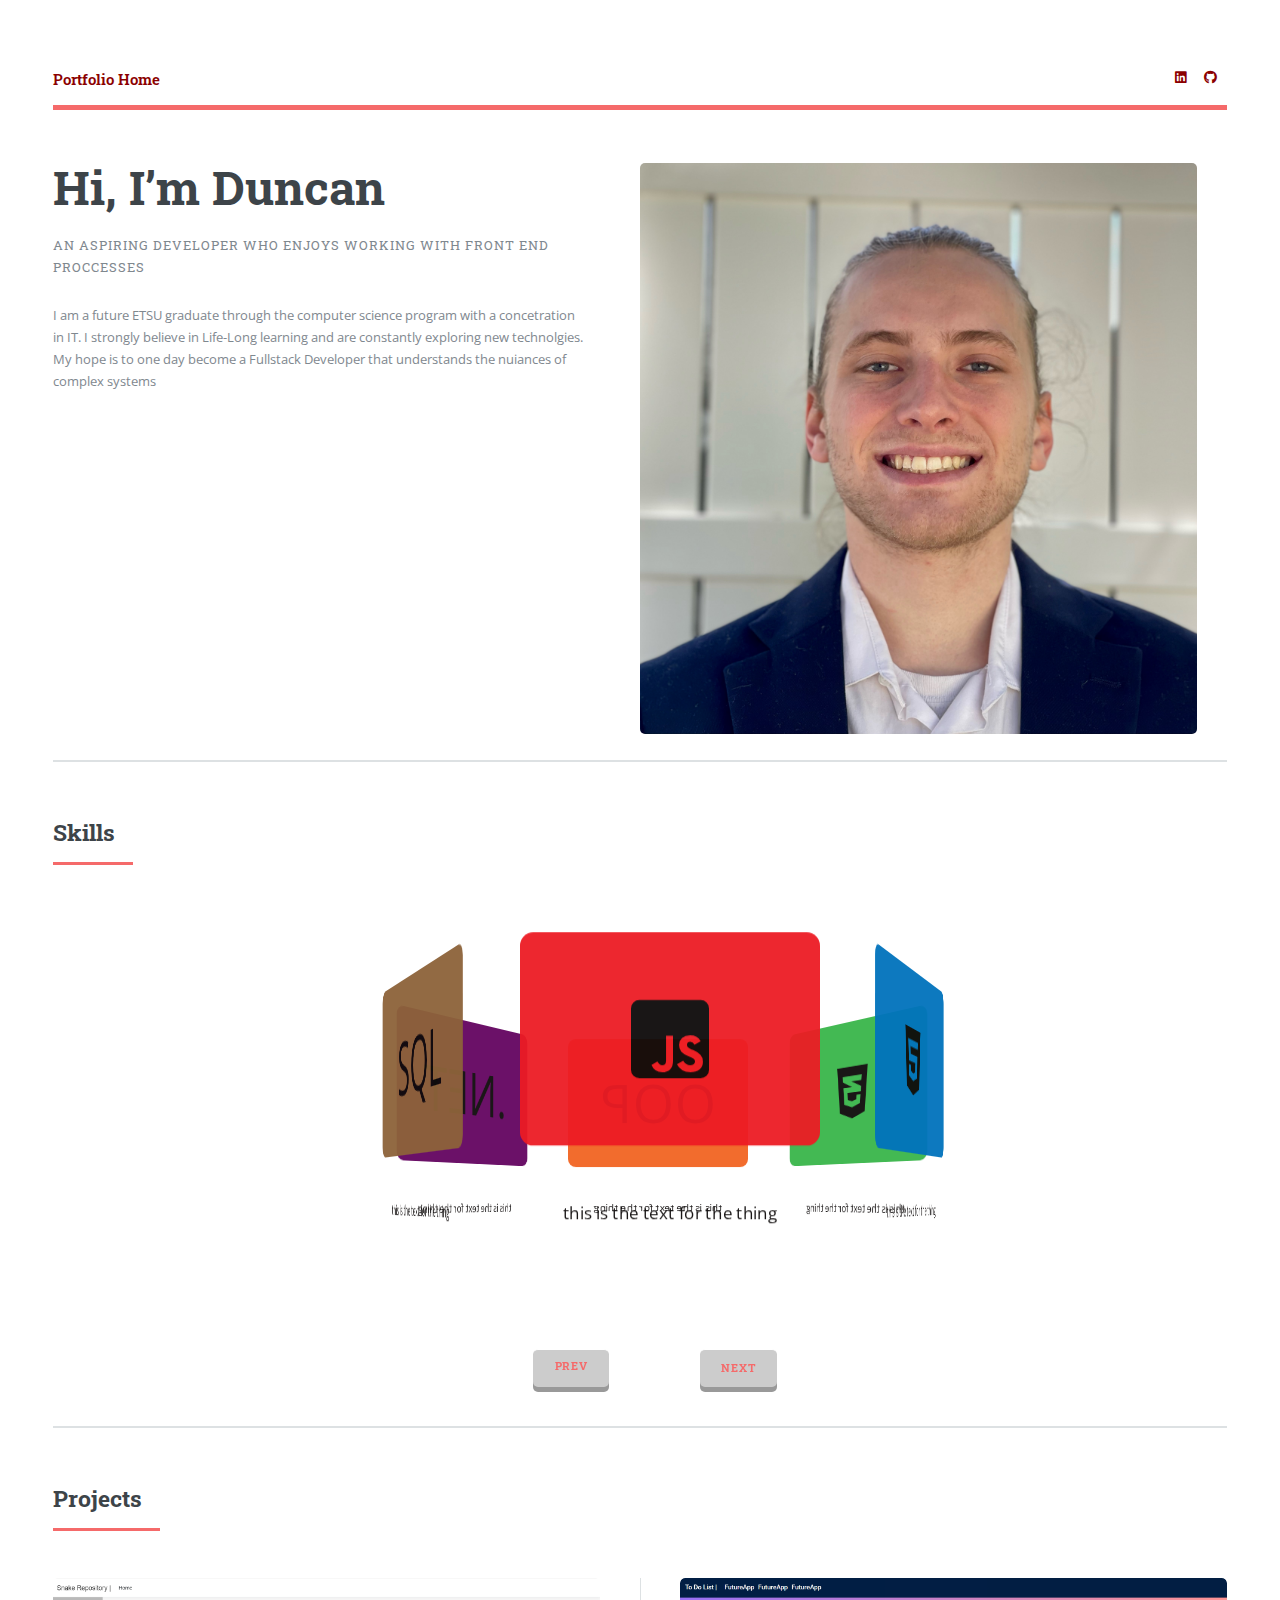
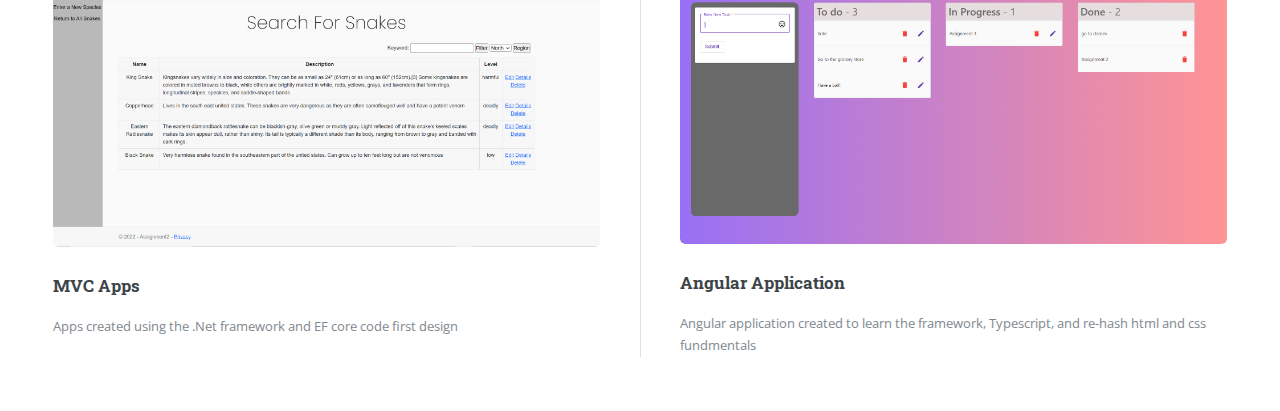
<file: index.html>
<!DOCTYPE HTML>
<html>
	<head>
		<title>My Portfolio</title>
		<meta charset="utf-8" />
		<meta name="viewport" content="width=device-width, initial-scale=1, user-scalable=no" />
		<link rel="stylesheet" href="assets/css/main.css" />
	</head>
	<body class="is-preload">

		<!-- Wrapper -->
			<div id="wrapper">

				<!-- Main -->
					<div id="main">
						<div class="inner">

							<!-- Header -->
								<header id="header">
									<a href="index.html" class="logo"><strong>Portfolio Home</strong></a>
									<ul class="icons">
										<li><a href="https://www.linkedin.com/in/duncan-hayes-a59514183" class="icon brands fa-linkedin"><span class="label">fa-linkedin</span></a></li>
										<li><a href="https://github.com/hayesdr/gitprojects/projects?type=beta" class="icon brands fa-github"><span class="label">fa-gmail</span></a></li>
									</ul>
								</header>

							<!-- Banner -->
								<section id="banner">
									<div class="content">
										<header>
											<h1>Hi, I’m Duncan<br /></h1>
											<p>An aspiring developer 
												who enjoys working with front end proccesses</p>
										</header>
										<p>I am a future ETSU graduate through the computer science program with a concetration in IT. I strongly believe in Life-Long learning and are constantly exploring new technolgies. My hope is to one day become a Fullstack Developer
											 that understands the nuiances of complex systems</p>
									</div>
									<span class="image object">
										<img src="images/image0.jpeg" alt="" />
									</span>
								</section>

							<!-- Section -->
								<section>
									<header class="major">
										<h2>Skills</h2>
									</header>
									<br>
									<br>
									<br>
									<br>
									<div class="container">
										<div class="carousel">
										  <div class="item a">
											<i class="icon brands fa-js-square"></i>
											  <p>
												  this is the text for the thing
											  </p>
											</div>
										  <div class="item b">
											<i class="icon brands fa-html5"></i>
											  <p>
												this is the text for the thing
											</p>
											</div>
										  <div class="item c">
											<i class="icon brands fa-css3-alt"></i>
											  <p>
												this is the text for the thing
											</p>
											</div>
										  <div class="item d">
											  OOP
											  <p>
												this is the text for the thing
											</p>
											</div>
										  <div class="item e">
											  .NET
											  <p>
												this is the text for the thing
											</p>
											</div>
										  <div class="item f">
											  SQL
											  <p>
												this is the text for the thing
											</p>
											</div>
										</div>
										<button class="next">Next</button>
										<button class="prev">Prev</button>
									  </div>
	  
								</section>

							<!-- Section -->
								<section>
									<header class="major">
										<h2>Projects</h2>
									</header>
									<div class="posts">
										<article>
											<a href="MVC.html" class="image"><img src="images/MVC -SNake.PNG" alt="" /></a>
											<h3>MVC Apps</h3>
											<p>Apps created using the .Net framework and EF core code first design</p>
										</article>
										<article>
											<a href="AngularApp.html" class="image"><img src="images/ToDoListAngular.PNG" alt="" /></a>
											<h3>Angular Application</h3>
											<p>Angular application created to learn the framework, Typescript, and re-hash html and css fundmentals</p>
										</article>
									</div>
								</section>

						</div>
					</div>

			
		<!-- Scripts -->
			<script src="assets/js/jquery.min.js"></script>
			<script src="assets/js/browser.min.js"></script>
			<script src="assets/js/breakpoints.min.js"></script>
			<script src="assets/js/util.js"></script>
			<script src="assets/js/main.js"></script>
			<script src="assets/js/carousel.js"></script>

	</body>
</html>
</file>
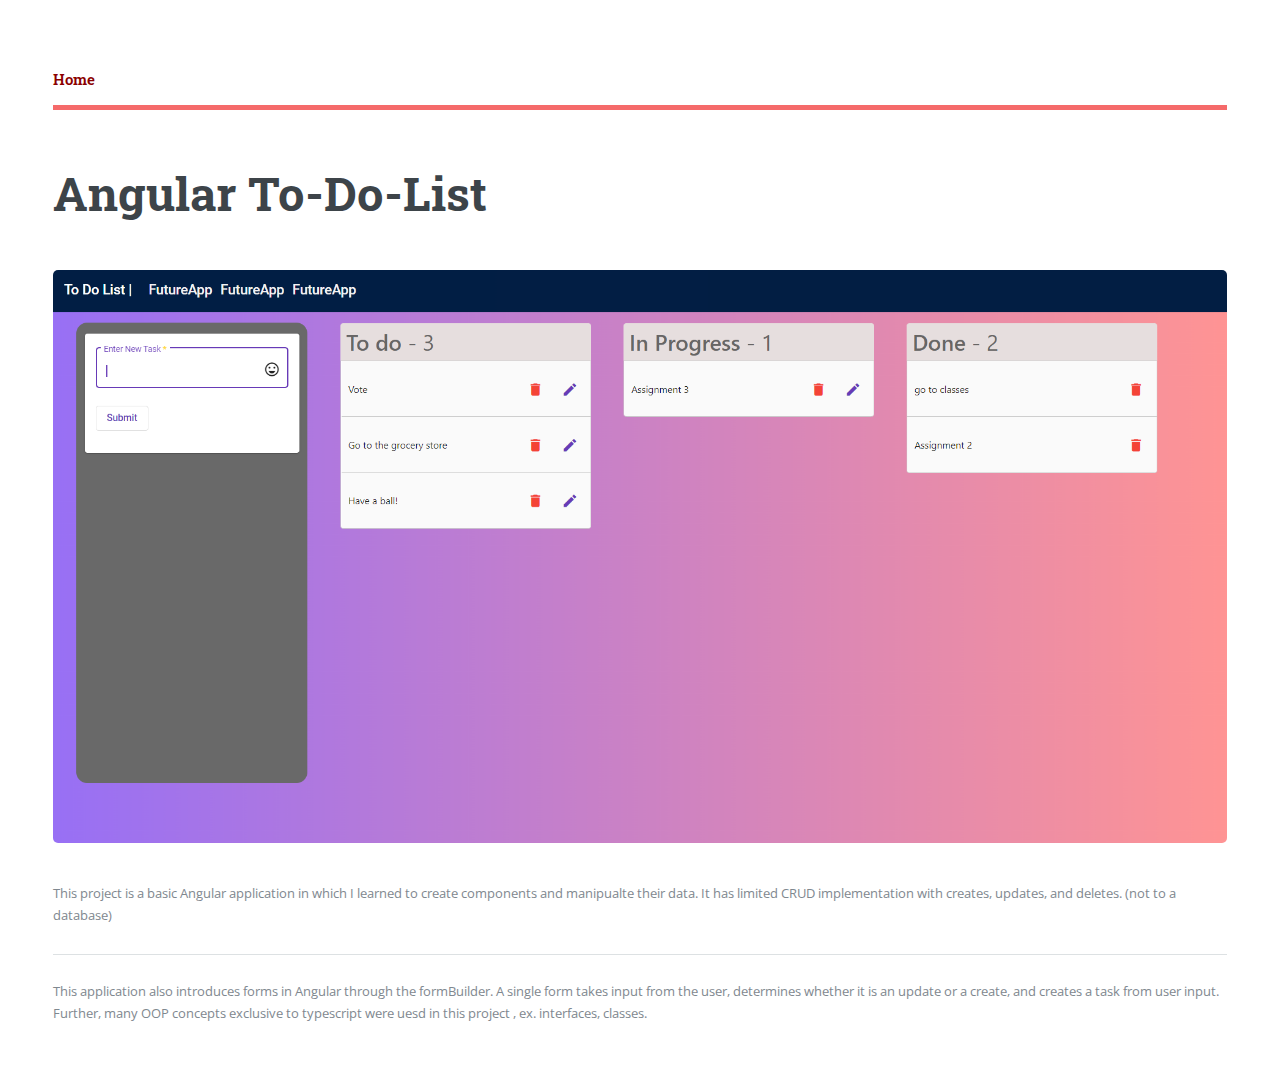
<file: AngularApp.html>
<!DOCTYPE HTML>
<!--
	Editorial by HTML5 UP
	html5up.net | @ajlkn
	Free for personal and commercial use under the CCA 3.0 license (html5up.net/license)
-->
<html>
	<head>
		<title>MVC Snake App</title>
		<meta charset="utf-8" />
		<meta name="viewport" content="width=device-width, initial-scale=1, user-scalable=no" />
		<link rel="stylesheet" href="assets/css/main.css" />
	</head>
	<body class="is-preload">

		<!-- Wrapper -->
			<div id="wrapper">

				<!-- Main -->
					<div id="main">
						<div class="inner">

							<!-- Header -->
								<header id="header">
									<a href="index.html" class="logo"><strong>Home</strong></a>
								</header>

							<!-- Content -->
								<section>
									<header class="main">
										<h1>Angular To-Do-List</h1>
									</header>

									<span class="image main"><img src="images/ToDoListAngular.PNG" alt="" /></span>

									<p>This project is a basic Angular application in which I learned to create components and manipualte their data.
										 It has limited CRUD implementation with creates, updates, and deletes. (not to a database)</p>
										
									<hr>

									<p>This application also introduces forms in Angular through the formBuilder.
										A single form takes input from the user, determines whether it is an update or a create, 
										and creates a task from user input. Further, many OOP concepts exclusive to typescript were uesd in this project , ex. interfaces, classes.
									</p>
									
								</section>

						</div>
				

			</div>

		<!-- Scripts -->
			<script src="assets/js/jquery.min.js"></script>
			<script src="assets/js/browser.min.js"></script>
			<script src="assets/js/breakpoints.min.js"></script>
			<script src="assets/js/util.js"></script>
			<script src="assets/js/main.js"></script>

	</body>
</html>
</file>
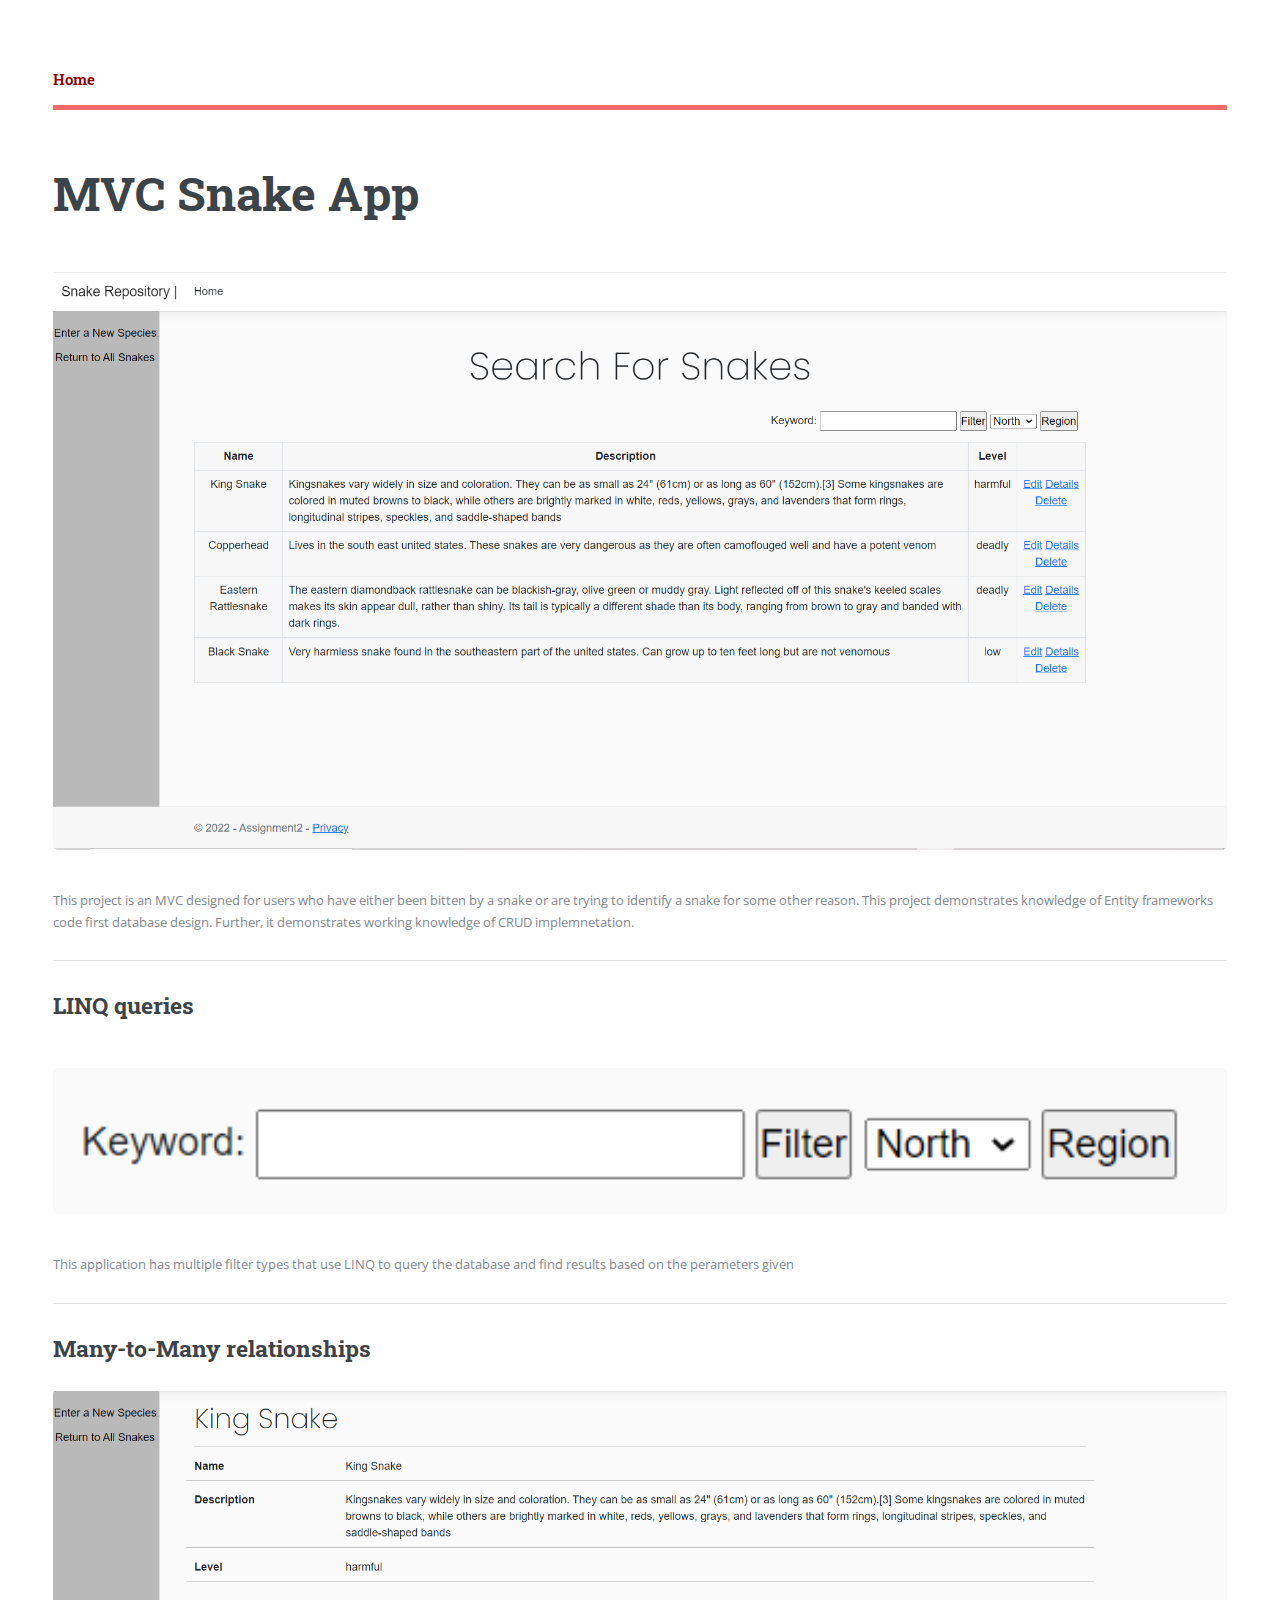
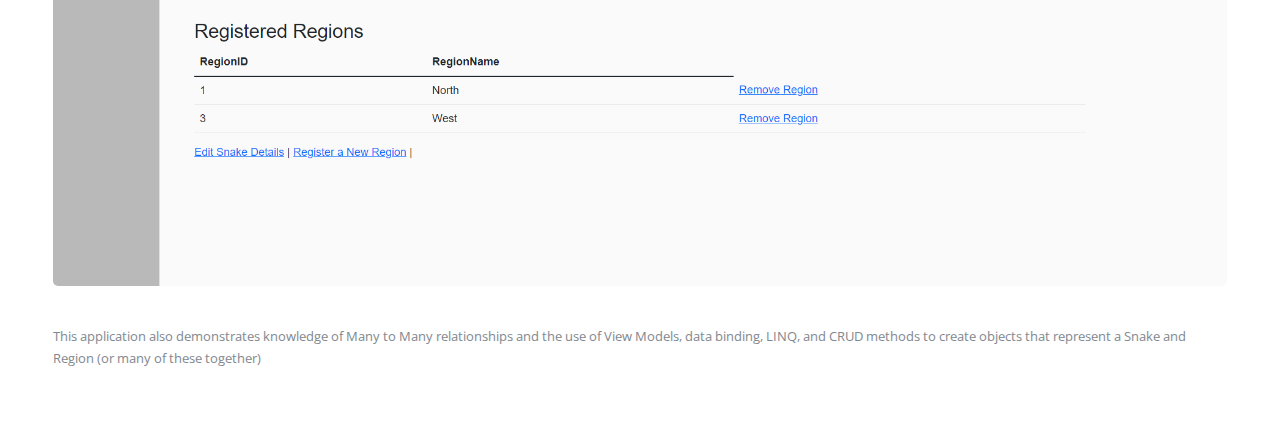
<file: MVC.html>
<!DOCTYPE HTML>
<!--
	Editorial by HTML5 UP
	html5up.net | @ajlkn
	Free for personal and commercial use under the CCA 3.0 license (html5up.net/license)
-->
<html>
	<head>
		<title>MVC Snake App</title>
		<meta charset="utf-8" />
		<meta name="viewport" content="width=device-width, initial-scale=1, user-scalable=no" />
		<link rel="stylesheet" href="assets/css/main.css" />
	</head>
	<body class="is-preload">

		<!-- Wrapper -->
			<div id="wrapper">

				<!-- Main -->
					<div id="main">
						<div class="inner">

							<!-- Header -->
								<header id="header">
									<a href="index.html" class="logo"><strong>Home</strong></a>
								</header>

							<!-- Content -->
								<section>
									<header class="main">
										<h1>MVC Snake App</h1>
									</header>

									<span class="image main"><img src="images/MVC -SNake.PNG" alt="" /></span>

									<p>This project is an MVC designed for users who have either been bitten by a snake or are trying to identify a snake for some other reason. 
										This project demonstrates knowledge of Entity frameworks code first database design. 
										Further, it demonstrates working knowledge of CRUD implemnetation.</p>
										
									<hr>

									<h2>LINQ queries</h2>
									<br>
									<span class="image main"><img src="images/LINQ.PNG" alt="" /></span>

									<p>This application has multiple filter types that use LINQ 
										to query the database and find results based on the perameters given</p>
									
									
									<hr>

									<h2>Many-to-Many relationships</h2>
									
									<span class="image main"><img src="images/many to many.PNG" alt="" /></span>

									<p>This application also demonstrates knowledge of Many to Many relationships and the use of View Models, 
										data binding, LINQ, and CRUD methods to create objects that represent a Snake and Region (or many of these together) </p>

								</section>

						</div>
				

			</div>

		<!-- Scripts -->
			<script src="assets/js/jquery.min.js"></script>
			<script src="assets/js/browser.min.js"></script>
			<script src="assets/js/breakpoints.min.js"></script>
			<script src="assets/js/util.js"></script>
			<script src="assets/js/main.js"></script>

	</body>
</html>
</file>
<file: assets/css/main.css>
@import url(fontawesome-all.min.css);
@import url("https://fonts.googleapis.com/css?family=Open+Sans:400,600,400italic,600italic|Roboto+Slab:400,700");
/*
	Editorial by HTML5 UP
	html5up.net | @ajlkn
	Free for personal and commercial use under the CCA 3.0 license (html5up.net/license)
*/
html, body, div, span, applet, object,
iframe, h1, h2, h3, h4, h5, h6, p, blockquote,
pre, a, abbr, acronym, address, big, cite,
code, del, dfn, em, img, ins, kbd, q, s, samp,
small, strike, strong, sub, sup, tt, var, b,
u, i, center, dl, dt, dd, ol, ul, li, fieldset,
form, label, legend, table, caption, tbody,
tfoot, thead, tr, th, td, article, aside,
canvas, details, embed, figure, figcaption,
footer, header, hgroup, menu, nav, output, ruby,
section, summary, time, mark, audio, video {
  margin: 0;
  padding: 0;
  border: 0;
  font-size: 100%;
  font: inherit;
  vertical-align: baseline; }

article, aside, details, figcaption, figure,
footer, header, hgroup, menu, nav, section {
  display: block; }

body {
  line-height: 1; }

ol, ul {
  list-style: none; }

blockquote, q {
  quotes: none; }
  blockquote:before, blockquote:after, q:before, q:after {
    content: '';
    content: none; }

table {
  border-collapse: collapse;
  border-spacing: 0; }

body {
  -webkit-text-size-adjust: none; }

mark {
  background-color: transparent;
  color: inherit; }

input::-moz-focus-inner {
  border: 0;
  padding: 0; }

input, select, textarea {
  -moz-appearance: none;
  -webkit-appearance: none;
  -ms-appearance: none;
  appearance: none; }

/* Basic */
@-ms-viewport {
  width: device-width; }

body {
  -ms-overflow-style: scrollbar; }

@media screen and (max-width: 480px) {
  html, body {
    min-width: 320px; } }

html {
  box-sizing: border-box; }

*, *:before, *:after {
  box-sizing: inherit; }

body {
  background: #ffffff; }
  body.is-preload *, body.is-preload *:before, body.is-preload *:after, body.is-resizing *, body.is-resizing *:before, body.is-resizing *:after {
    -moz-animation: none !important;
    -webkit-animation: none !important;
    -ms-animation: none !important;
    animation: none !important;
    -moz-transition: none !important;
    -webkit-transition: none !important;
    -ms-transition: none !important;
    transition: none !important; }

/* Type */
body, input, select, textarea {
  color: #7f888f;
  font-family: "Open Sans", sans-serif;
  font-size: 13pt;
  font-weight: 400;
  line-height: 1.65; }
  @media screen and (max-width: 1680px) {
    body, input, select, textarea {
      font-size: 11pt; } }
  @media screen and (max-width: 1280px) {
    body, input, select, textarea {
      font-size: 10pt; } }
  @media screen and (max-width: 360px) {
    body, input, select, textarea {
      font-size: 9pt; } }


a {
  -moz-transition: color 0.2s ease-in-out, border-bottom-color 0.2s ease-in-out;
  -webkit-transition: color 0.2s ease-in-out, border-bottom-color 0.2s ease-in-out;
  -ms-transition: color 0.2s ease-in-out, border-bottom-color 0.2s ease-in-out;
  transition: color 0.2s ease-in-out, border-bottom-color 0.2s ease-in-out;
  border-bottom: dotted 1px;
  color: #f56a6a;
  text-decoration: none; 
  transition: transform .7s ease-in-out;
}
header > a strong{
    color: darkred; 
  }
header > a:hover {
    color: blue; 
    transform: scale(1.00, 1.1) translateY(-25%);
    transform-origin: center; 
  }

strong, b {
  color: #3d4449;
  font-weight: 600; }

em, i {
  font-style: italic; }

p {
  margin: 0 0 2em 0; }

h1, h2, h3, h4, h5, h6 {
  color: #3d4449;
  font-family: "Roboto Slab", serif;
  font-weight: 700;
  line-height: 1.5;
  margin: 0 0 1em 0; }
  h1 a, h2 a, h3 a, h4 a, h5 a, h6 a {
    color: inherit;
    text-decoration: none;
    border-bottom: 0; }

h1 {
  font-size: 4em;
  margin: 0 0 0.5em 0;
  line-height: 1.3; }

h2 {
  font-size: 1.75em; }

h3 {
  font-size: 1.25em; }

h4 {
  font-size: 1.1em; }

h5 {
  font-size: 0.9em; }

h6 {
  font-size: 0.7em; }

@media screen and (max-width: 1680px) {
  h1 {
    font-size: 3.5em; } }

@media screen and (max-width: 980px) {
  h1 {
    font-size: 3.25em; } }

@media screen and (max-width: 736px) {
  h1 {
    font-size: 2em;
    line-height: 1.4; }
  h2 {
    font-size: 1.5em; } }

sub {
  font-size: 0.8em;
  position: relative;
  top: 0.5em; }

sup {
  font-size: 0.8em;
  position: relative;
  top: -0.5em; }

blockquote {
  border-left: solid 3px rgba(210, 215, 217, 0.75);
  font-style: italic;
  margin: 0 0 2em 0;
  padding: 0.5em 0 0.5em 2em; }

code {
  background: rgba(230, 235, 237, 0.25);
  border-radius: 0.375em;
  border: solid 1px rgba(210, 215, 217, 0.75);
  font-family: "Courier New", monospace;
  font-size: 0.9em;
  margin: 0 0.25em;
  padding: 0.25em 0.65em; }

pre {
  -webkit-overflow-scrolling: touch;
  font-family: "Courier New", monospace;
  font-size: 0.9em;
  margin: 0 0 2em 0; }
  pre code {
    display: block;
    line-height: 1.75;
    padding: 1em 1.5em;
    overflow-x: auto; }

hr {
  border: 0;
  border-bottom: solid 1px rgba(210, 215, 217, 0.75);
  margin: 2em 0; }
  hr.major {
    margin: 3em 0; }

.align-left {
  text-align: left; }

.align-center {
  text-align: center; }

.align-right {
  text-align: right; }

/* Row */
.row {
  display: flex;
  flex-wrap: wrap;
  box-sizing: border-box;
  align-items: stretch; }
  .row > * {
    box-sizing: border-box; }
  .row.gtr-uniform > * > :last-child {
    margin-bottom: 0; }
  .row.aln-left {
    justify-content: flex-start; }
  .row.aln-center {
    justify-content: center; }
  .row.aln-right {
    justify-content: flex-end; }
  .row.aln-top {
    align-items: flex-start; }
  .row.aln-middle {
    align-items: center; }
  .row.aln-bottom {
    align-items: flex-end; }
  .row > .imp {
    order: -1; }
  .row > .col-1 {
    width: 8.33333%; }
  .row > .off-1 {
    margin-left: 8.33333%; }
  .row > .col-2 {
    width: 16.66667%; }
  .row > .off-2 {
    margin-left: 16.66667%; }
  .row > .col-3 {
    width: 25%; }
  .row > .off-3 {
    margin-left: 25%; }
  .row > .col-4 {
    width: 33.33333%; }
  .row > .off-4 {
    margin-left: 33.33333%; }
  .row > .col-5 {
    width: 41.66667%; }
  .row > .off-5 {
    margin-left: 41.66667%; }
  .row > .col-6 {
    width: 50%; }
  .row > .off-6 {
    margin-left: 50%; }
  .row > .col-7 {
    width: 58.33333%; }
  .row > .off-7 {
    margin-left: 58.33333%; }
  .row > .col-8 {
    width: 66.66667%; }
  .row > .off-8 {
    margin-left: 66.66667%; }
  .row > .col-9 {
    width: 75%; }
  .row > .off-9 {
    margin-left: 75%; }
  .row > .col-10 {
    width: 83.33333%; }
  .row > .off-10 {
    margin-left: 83.33333%; }
  .row > .col-11 {
    width: 91.66667%; }
  .row > .off-11 {
    margin-left: 91.66667%; }
  .row > .col-12 {
    width: 100%; }
  .row > .off-12 {
    margin-left: 100%; }
  .row.gtr-0 {
    margin-top: 0;
    margin-left: 0em; }
    .row.gtr-0 > * {
      padding: 0 0 0 0em; }
    .row.gtr-0.gtr-uniform {
      margin-top: 0em; }
      .row.gtr-0.gtr-uniform > * {
        padding-top: 0em; }
  .row.gtr-25 {
    margin-top: 0;
    margin-left: -0.375em; }
    .row.gtr-25 > * {
      padding: 0 0 0 0.375em; }
    .row.gtr-25.gtr-uniform {
      margin-top: -0.375em; }
      .row.gtr-25.gtr-uniform > * {
        padding-top: 0.375em; }
  .row.gtr-50 {
    margin-top: 0;
    margin-left: -0.75em; }
    .row.gtr-50 > * {
      padding: 0 0 0 0.75em; }
    .row.gtr-50.gtr-uniform {
      margin-top: -0.75em; }
      .row.gtr-50.gtr-uniform > * {
        padding-top: 0.75em; }
  .row {
    margin-top: 0;
    margin-left: -1.5em; }
    .row > * {
      padding: 0 0 0 1.5em; }
    .row.gtr-uniform {
      margin-top: -1.5em; }
      .row.gtr-uniform > * {
        padding-top: 1.5em; }
  .row.gtr-150 {
    margin-top: 0;
    margin-left: -2.25em; }
    .row.gtr-150 > * {
      padding: 0 0 0 2.25em; }
    .row.gtr-150.gtr-uniform {
      margin-top: -2.25em; }
      .row.gtr-150.gtr-uniform > * {
        padding-top: 2.25em; }
  .row.gtr-200 {
    margin-top: 0;
    margin-left: -3em; }
    .row.gtr-200 > * {
      padding: 0 0 0 3em; }
    .row.gtr-200.gtr-uniform {
      margin-top: -3em; }
      .row.gtr-200.gtr-uniform > * {
        padding-top: 3em; }
  @media screen and (max-width: 1680px) {
    .row {
      display: flex;
      flex-wrap: wrap;
      box-sizing: border-box;
      align-items: stretch; }
      .row > * {
        box-sizing: border-box; }
      .row.gtr-uniform > * > :last-child {
        margin-bottom: 0; }
      .row.aln-left {
        justify-content: flex-start; }
      .row.aln-center {
        justify-content: center; }
      .row.aln-right {
        justify-content: flex-end; }
      .row.aln-top {
        align-items: flex-start; }
      .row.aln-middle {
        align-items: center; }
      .row.aln-bottom {
        align-items: flex-end; }
      .row > .imp-xlarge {
        order: -1; }
      .row > .col-1-xlarge {
        width: 8.33333%; }
      .row > .off-1-xlarge {
        margin-left: 8.33333%; }
      .row > .col-2-xlarge {
        width: 16.66667%; }
      .row > .off-2-xlarge {
        margin-left: 16.66667%; }
      .row > .col-3-xlarge {
        width: 25%; }
      .row > .off-3-xlarge {
        margin-left: 25%; }
      .row > .col-4-xlarge {
        width: 33.33333%; }
      .row > .off-4-xlarge {
        margin-left: 33.33333%; }
      .row > .col-5-xlarge {
        width: 41.66667%; }
      .row > .off-5-xlarge {
        margin-left: 41.66667%; }
      .row > .col-6-xlarge {
        width: 50%; }
      .row > .off-6-xlarge {
        margin-left: 50%; }
      .row > .col-7-xlarge {
        width: 58.33333%; }
      .row > .off-7-xlarge {
        margin-left: 58.33333%; }
      .row > .col-8-xlarge {
        width: 66.66667%; }
      .row > .off-8-xlarge {
        margin-left: 66.66667%; }
      .row > .col-9-xlarge {
        width: 75%; }
      .row > .off-9-xlarge {
        margin-left: 75%; }
      .row > .col-10-xlarge {
        width: 83.33333%; }
      .row > .off-10-xlarge {
        margin-left: 83.33333%; }
      .row > .col-11-xlarge {
        width: 91.66667%; }
      .row > .off-11-xlarge {
        margin-left: 91.66667%; }
      .row > .col-12-xlarge {
        width: 100%; }
      .row > .off-12-xlarge {
        margin-left: 100%; }
      .row.gtr-0 {
        margin-top: 0;
        margin-left: 0em; }
        .row.gtr-0 > * {
          padding: 0 0 0 0em; }
        .row.gtr-0.gtr-uniform {
          margin-top: 0em; }
          .row.gtr-0.gtr-uniform > * {
            padding-top: 0em; }
      .row.gtr-25 {
        margin-top: 0;
        margin-left: -0.375em; }
        .row.gtr-25 > * {
          padding: 0 0 0 0.375em; }
        .row.gtr-25.gtr-uniform {
          margin-top: -0.375em; }
          .row.gtr-25.gtr-uniform > * {
            padding-top: 0.375em; }
      .row.gtr-50 {
        margin-top: 0;
        margin-left: -0.75em; }
        .row.gtr-50 > * {
          padding: 0 0 0 0.75em; }
        .row.gtr-50.gtr-uniform {
          margin-top: -0.75em; }
          .row.gtr-50.gtr-uniform > * {
            padding-top: 0.75em; }
      .row {
        margin-top: 0;
        margin-left: -1.5em; }
        .row > * {
          padding: 0 0 0 1.5em; }
        .row.gtr-uniform {
          margin-top: -1.5em; }
          .row.gtr-uniform > * {
            padding-top: 1.5em; }
      .row.gtr-150 {
        margin-top: 0;
        margin-left: -2.25em; }
        .row.gtr-150 > * {
          padding: 0 0 0 2.25em; }
        .row.gtr-150.gtr-uniform {
          margin-top: -2.25em; }
          .row.gtr-150.gtr-uniform > * {
            padding-top: 2.25em; }
      .row.gtr-200 {
        margin-top: 0;
        margin-left: -3em; }
        .row.gtr-200 > * {
          padding: 0 0 0 3em; }
        .row.gtr-200.gtr-uniform {
          margin-top: -3em; }
          .row.gtr-200.gtr-uniform > * {
            padding-top: 3em; } }
  @media screen and (max-width: 1280px) {
    .row {
      display: flex;
      flex-wrap: wrap;
      box-sizing: border-box;
      align-items: stretch; }
      .row > * {
        box-sizing: border-box; }
      .row.gtr-uniform > * > :last-child {
        margin-bottom: 0; }
      .row.aln-left {
        justify-content: flex-start; }
      .row.aln-center {
        justify-content: center; }
      .row.aln-right {
        justify-content: flex-end; }
      .row.aln-top {
        align-items: flex-start; }
      .row.aln-middle {
        align-items: center; }
      .row.aln-bottom {
        align-items: flex-end; }
      .row > .imp-large {
        order: -1; }
      .row > .col-1-large {
        width: 8.33333%; }
      .row > .off-1-large {
        margin-left: 8.33333%; }
      .row > .col-2-large {
        width: 16.66667%; }
      .row > .off-2-large {
        margin-left: 16.66667%; }
      .row > .col-3-large {
        width: 25%; }
      .row > .off-3-large {
        margin-left: 25%; }
      .row > .col-4-large {
        width: 33.33333%; }
      .row > .off-4-large {
        margin-left: 33.33333%; }
      .row > .col-5-large {
        width: 41.66667%; }
      .row > .off-5-large {
        margin-left: 41.66667%; }
      .row > .col-6-large {
        width: 50%; }
      .row > .off-6-large {
        margin-left: 50%; }
      .row > .col-7-large {
        width: 58.33333%; }
      .row > .off-7-large {
        margin-left: 58.33333%; }
      .row > .col-8-large {
        width: 66.66667%; }
      .row > .off-8-large {
        margin-left: 66.66667%; }
      .row > .col-9-large {
        width: 75%; }
      .row > .off-9-large {
        margin-left: 75%; }
      .row > .col-10-large {
        width: 83.33333%; }
      .row > .off-10-large {
        margin-left: 83.33333%; }
      .row > .col-11-large {
        width: 91.66667%; }
      .row > .off-11-large {
        margin-left: 91.66667%; }
      .row > .col-12-large {
        width: 100%; }
      .row > .off-12-large {
        margin-left: 100%; }
      .row.gtr-0 {
        margin-top: 0;
        margin-left: 0em; }
        .row.gtr-0 > * {
          padding: 0 0 0 0em; }
        .row.gtr-0.gtr-uniform {
          margin-top: 0em; }
          .row.gtr-0.gtr-uniform > * {
            padding-top: 0em; }
      .row.gtr-25 {
        margin-top: 0;
        margin-left: -0.375em; }
        .row.gtr-25 > * {
          padding: 0 0 0 0.375em; }
        .row.gtr-25.gtr-uniform {
          margin-top: -0.375em; }
          .row.gtr-25.gtr-uniform > * {
            padding-top: 0.375em; }
      .row.gtr-50 {
        margin-top: 0;
        margin-left: -0.75em; }
        .row.gtr-50 > * {
          padding: 0 0 0 0.75em; }
        .row.gtr-50.gtr-uniform {
          margin-top: -0.75em; }
          .row.gtr-50.gtr-uniform > * {
            padding-top: 0.75em; }
      .row {
        margin-top: 0;
        margin-left: -1.5em; }
        .row > * {
          padding: 0 0 0 1.5em; }
        .row.gtr-uniform {
          margin-top: -1.5em; }
          .row.gtr-uniform > * {
            padding-top: 1.5em; }
      .row.gtr-150 {
        margin-top: 0;
        margin-left: -2.25em; }
        .row.gtr-150 > * {
          padding: 0 0 0 2.25em; }
        .row.gtr-150.gtr-uniform {
          margin-top: -2.25em; }
          .row.gtr-150.gtr-uniform > * {
            padding-top: 2.25em; }
      .row.gtr-200 {
        margin-top: 0;
        margin-left: -3em; }
        .row.gtr-200 > * {
          padding: 0 0 0 3em; }
        .row.gtr-200.gtr-uniform {
          margin-top: -3em; }
          .row.gtr-200.gtr-uniform > * {
            padding-top: 3em; } }
  @media screen and (max-width: 980px) {
    .row {
      display: flex;
      flex-wrap: wrap;
      box-sizing: border-box;
      align-items: stretch; }
      .row > * {
        box-sizing: border-box; }
      .row.gtr-uniform > * > :last-child {
        margin-bottom: 0; }
      .row.aln-left {
        justify-content: flex-start; }
      .row.aln-center {
        justify-content: center; }
      .row.aln-right {
        justify-content: flex-end; }
      .row.aln-top {
        align-items: flex-start; }
      .row.aln-middle {
        align-items: center; }
      .row.aln-bottom {
        align-items: flex-end; }
      .row > .imp-medium {
        order: -1; }
      .row > .col-1-medium {
        width: 8.33333%; }
      .row > .off-1-medium {
        margin-left: 8.33333%; }
      .row > .col-2-medium {
        width: 16.66667%; }
      .row > .off-2-medium {
        margin-left: 16.66667%; }
      .row > .col-3-medium {
        width: 25%; }
      .row > .off-3-medium {
        margin-left: 25%; }
      .row > .col-4-medium {
        width: 33.33333%; }
      .row > .off-4-medium {
        margin-left: 33.33333%; }
      .row > .col-5-medium {
        width: 41.66667%; }
      .row > .off-5-medium {
        margin-left: 41.66667%; }
      .row > .col-6-medium {
        width: 50%; }
      .row > .off-6-medium {
        margin-left: 50%; }
      .row > .col-7-medium {
        width: 58.33333%; }
      .row > .off-7-medium {
        margin-left: 58.33333%; }
      .row > .col-8-medium {
        width: 66.66667%; }
      .row > .off-8-medium {
        margin-left: 66.66667%; }
      .row > .col-9-medium {
        width: 75%; }
      .row > .off-9-medium {
        margin-left: 75%; }
      .row > .col-10-medium {
        width: 83.33333%; }
      .row > .off-10-medium {
        margin-left: 83.33333%; }
      .row > .col-11-medium {
        width: 91.66667%; }
      .row > .off-11-medium {
        margin-left: 91.66667%; }
      .row > .col-12-medium {
        width: 100%; }
      .row > .off-12-medium {
        margin-left: 100%; }
      .row.gtr-0 {
        margin-top: 0;
        margin-left: 0em; }
        .row.gtr-0 > * {
          padding: 0 0 0 0em; }
        .row.gtr-0.gtr-uniform {
          margin-top: 0em; }
          .row.gtr-0.gtr-uniform > * {
            padding-top: 0em; }
      .row.gtr-25 {
        margin-top: 0;
        margin-left: -0.375em; }
        .row.gtr-25 > * {
          padding: 0 0 0 0.375em; }
        .row.gtr-25.gtr-uniform {
          margin-top: -0.375em; }
          .row.gtr-25.gtr-uniform > * {
            padding-top: 0.375em; }
      .row.gtr-50 {
        margin-top: 0;
        margin-left: -0.75em; }
        .row.gtr-50 > * {
          padding: 0 0 0 0.75em; }
        .row.gtr-50.gtr-uniform {
          margin-top: -0.75em; }
          .row.gtr-50.gtr-uniform > * {
            padding-top: 0.75em; }
      .row {
        margin-top: 0;
        margin-left: -1.5em; }
        .row > * {
          padding: 0 0 0 1.5em; }
        .row.gtr-uniform {
          margin-top: -1.5em; }
          .row.gtr-uniform > * {
            padding-top: 1.5em; }
      .row.gtr-150 {
        margin-top: 0;
        margin-left: -2.25em; }
        .row.gtr-150 > * {
          padding: 0 0 0 2.25em; }
        .row.gtr-150.gtr-uniform {
          margin-top: -2.25em; }
          .row.gtr-150.gtr-uniform > * {
            padding-top: 2.25em; }
      .row.gtr-200 {
        margin-top: 0;
        margin-left: -3em; }
        .row.gtr-200 > * {
          padding: 0 0 0 3em; }
        .row.gtr-200.gtr-uniform {
          margin-top: -3em; }
          .row.gtr-200.gtr-uniform > * {
            padding-top: 3em; } }
  @media screen and (max-width: 736px) {
    .row {
      display: flex;
      flex-wrap: wrap;
      box-sizing: border-box;
      align-items: stretch; }
      .row > * {
        box-sizing: border-box; }
      .row.gtr-uniform > * > :last-child {
        margin-bottom: 0; }
      .row.aln-left {
        justify-content: flex-start; }
      .row.aln-center {
        justify-content: center; }
      .row.aln-right {
        justify-content: flex-end; }
      .row.aln-top {
        align-items: flex-start; }
      .row.aln-middle {
        align-items: center; }
      .row.aln-bottom {
        align-items: flex-end; }
      .row > .imp-small {
        order: -1; }
      .row > .col-1-small {
        width: 8.33333%; }
      .row > .off-1-small {
        margin-left: 8.33333%; }
      .row > .col-2-small {
        width: 16.66667%; }
      .row > .off-2-small {
        margin-left: 16.66667%; }
      .row > .col-3-small {
        width: 25%; }
      .row > .off-3-small {
        margin-left: 25%; }
      .row > .col-4-small {
        width: 33.33333%; }
      .row > .off-4-small {
        margin-left: 33.33333%; }
      .row > .col-5-small {
        width: 41.66667%; }
      .row > .off-5-small {
        margin-left: 41.66667%; }
      .row > .col-6-small {
        width: 50%; }
      .row > .off-6-small {
        margin-left: 50%; }
      .row > .col-7-small {
        width: 58.33333%; }
      .row > .off-7-small {
        margin-left: 58.33333%; }
      .row > .col-8-small {
        width: 66.66667%; }
      .row > .off-8-small {
        margin-left: 66.66667%; }
      .row > .col-9-small {
        width: 75%; }
      .row > .off-9-small {
        margin-left: 75%; }
      .row > .col-10-small {
        width: 83.33333%; }
      .row > .off-10-small {
        margin-left: 83.33333%; }
      .row > .col-11-small {
        width: 91.66667%; }
      .row > .off-11-small {
        margin-left: 91.66667%; }
      .row > .col-12-small {
        width: 100%; }
      .row > .off-12-small {
        margin-left: 100%; }
      .row.gtr-0 {
        margin-top: 0;
        margin-left: 0em; }
        .row.gtr-0 > * {
          padding: 0 0 0 0em; }
        .row.gtr-0.gtr-uniform {
          margin-top: 0em; }
          .row.gtr-0.gtr-uniform > * {
            padding-top: 0em; }
      .row.gtr-25 {
        margin-top: 0;
        margin-left: -0.375em; }
        .row.gtr-25 > * {
          padding: 0 0 0 0.375em; }
        .row.gtr-25.gtr-uniform {
          margin-top: -0.375em; }
          .row.gtr-25.gtr-uniform > * {
            padding-top: 0.375em; }
      .row.gtr-50 {
        margin-top: 0;
        margin-left: -0.75em; }
        .row.gtr-50 > * {
          padding: 0 0 0 0.75em; }
        .row.gtr-50.gtr-uniform {
          margin-top: -0.75em; }
          .row.gtr-50.gtr-uniform > * {
            padding-top: 0.75em; }
      .row {
        margin-top: 0;
        margin-left: -1.5em; }
        .row > * {
          padding: 0 0 0 1.5em; }
        .row.gtr-uniform {
          margin-top: -1.5em; }
          .row.gtr-uniform > * {
            padding-top: 1.5em; }
      .row.gtr-150 {
        margin-top: 0;
        margin-left: -2.25em; }
        .row.gtr-150 > * {
          padding: 0 0 0 2.25em; }
        .row.gtr-150.gtr-uniform {
          margin-top: -2.25em; }
          .row.gtr-150.gtr-uniform > * {
            padding-top: 2.25em; }
      .row.gtr-200 {
        margin-top: 0;
        margin-left: -3em; }
        .row.gtr-200 > * {
          padding: 0 0 0 3em; }
        .row.gtr-200.gtr-uniform {
          margin-top: -3em; }
          .row.gtr-200.gtr-uniform > * {
            padding-top: 3em; } }
  @media screen and (max-width: 480px) {
    .row {
      display: flex;
      flex-wrap: wrap;
      box-sizing: border-box;
      align-items: stretch; }
      .row > * {
        box-sizing: border-box; }
      .row.gtr-uniform > * > :last-child {
        margin-bottom: 0; }
      .row.aln-left {
        justify-content: flex-start; }
      .row.aln-center {
        justify-content: center; }
      .row.aln-right {
        justify-content: flex-end; }
      .row.aln-top {
        align-items: flex-start; }
      .row.aln-middle {
        align-items: center; }
      .row.aln-bottom {
        align-items: flex-end; }
      .row > .imp-xsmall {
        order: -1; }
      .row > .col-1-xsmall {
        width: 8.33333%; }
      .row > .off-1-xsmall {
        margin-left: 8.33333%; }
      .row > .col-2-xsmall {
        width: 16.66667%; }
      .row > .off-2-xsmall {
        margin-left: 16.66667%; }
      .row > .col-3-xsmall {
        width: 25%; }
      .row > .off-3-xsmall {
        margin-left: 25%; }
      .row > .col-4-xsmall {
        width: 33.33333%; }
      .row > .off-4-xsmall {
        margin-left: 33.33333%; }
      .row > .col-5-xsmall {
        width: 41.66667%; }
      .row > .off-5-xsmall {
        margin-left: 41.66667%; }
      .row > .col-6-xsmall {
        width: 50%; }
      .row > .off-6-xsmall {
        margin-left: 50%; }
      .row > .col-7-xsmall {
        width: 58.33333%; }
      .row > .off-7-xsmall {
        margin-left: 58.33333%; }
      .row > .col-8-xsmall {
        width: 66.66667%; }
      .row > .off-8-xsmall {
        margin-left: 66.66667%; }
      .row > .col-9-xsmall {
        width: 75%; }
      .row > .off-9-xsmall {
        margin-left: 75%; }
      .row > .col-10-xsmall {
        width: 83.33333%; }
      .row > .off-10-xsmall {
        margin-left: 83.33333%; }
      .row > .col-11-xsmall {
        width: 91.66667%; }
      .row > .off-11-xsmall {
        margin-left: 91.66667%; }
      .row > .col-12-xsmall {
        width: 100%; }
      .row > .off-12-xsmall {
        margin-left: 100%; }
      .row.gtr-0 {
        margin-top: 0;
        margin-left: 0em; }
        .row.gtr-0 > * {
          padding: 0 0 0 0em; }
        .row.gtr-0.gtr-uniform {
          margin-top: 0em; }
          .row.gtr-0.gtr-uniform > * {
            padding-top: 0em; }
      .row.gtr-25 {
        margin-top: 0;
        margin-left: -0.375em; }
        .row.gtr-25 > * {
          padding: 0 0 0 0.375em; }
        .row.gtr-25.gtr-uniform {
          margin-top: -0.375em; }
          .row.gtr-25.gtr-uniform > * {
            padding-top: 0.375em; }
      .row.gtr-50 {
        margin-top: 0;
        margin-left: -0.75em; }
        .row.gtr-50 > * {
          padding: 0 0 0 0.75em; }
        .row.gtr-50.gtr-uniform {
          margin-top: -0.75em; }
          .row.gtr-50.gtr-uniform > * {
            padding-top: 0.75em; }
      .row {
        margin-top: 0;
        margin-left: -1.5em; }
        .row > * {
          padding: 0 0 0 1.5em; }
        .row.gtr-uniform {
          margin-top: -1.5em; }
          .row.gtr-uniform > * {
            padding-top: 1.5em; }
      .row.gtr-150 {
        margin-top: 0;
        margin-left: -2.25em; }
        .row.gtr-150 > * {
          padding: 0 0 0 2.25em; }
        .row.gtr-150.gtr-uniform {
          margin-top: -2.25em; }
          .row.gtr-150.gtr-uniform > * {
            padding-top: 2.25em; }
      .row.gtr-200 {
        margin-top: 0;
        margin-left: -3em; }
        .row.gtr-200 > * {
          padding: 0 0 0 3em; }
        .row.gtr-200.gtr-uniform {
          margin-top: -3em; }
          .row.gtr-200.gtr-uniform > * {
            padding-top: 3em; } }

/* Section/Article */
section.special, article.special {
  text-align: center; }

header p {
  font-family: "Roboto Slab", serif;
  font-size: 1em;
  font-weight: 400;
  letter-spacing: 0.075em;
  margin-top: -0.5em;
  text-transform: uppercase; }

header.major > :last-child {
  border-bottom: solid 3px #f56a6a;
  display: inline-block;
  margin: 0 0 2em 0;
  padding: 0 0.75em 0.5em 0; }

header.main > :last-child {
  margin: 0 0 1em 0; }

/* Form */
form {
  margin: 0 0 2em 0; }

label {
  color: #3d4449;
  display: block;
  font-size: 0.9em;
  font-weight: 600;
  margin: 0 0 1em 0; }

input[type="text"],
input[type="password"],
input[type="email"],
input[type="tel"],
input[type="search"],
input[type="url"],
select,
textarea {
  -moz-appearance: none;
  -webkit-appearance: none;
  -ms-appearance: none;
  appearance: none;
  background: #ffffff;
  border-radius: 0.375em;
  border: none;
  border: solid 1px rgba(210, 215, 217, 0.75);
  color: inherit;
  display: block;
  outline: 0;
  padding: 0 1em;
  text-decoration: none;
  width: 100%; }
  input[type="text"]:invalid,
  input[type="password"]:invalid,
  input[type="email"]:invalid,
  input[type="tel"]:invalid,
  input[type="search"]:invalid,
  input[type="url"]:invalid,
  select:invalid,
  textarea:invalid {
    box-shadow: none; }
  input[type="text"]:focus,
  input[type="password"]:focus,
  input[type="email"]:focus,
  input[type="tel"]:focus,
  input[type="search"]:focus,
  input[type="url"]:focus,
  select:focus,
  textarea:focus {
    border-color: #f56a6a;
    box-shadow: 0 0 0 1px #f56a6a; }

select {
  background-image: url("data:image/svg+xml;charset=utf8,%3Csvg xmlns='http://www.w3.org/2000/svg' width='40' height='40' preserveAspectRatio='none' viewBox='0 0 40 40'%3E%3Cpath d='M9.4,12.3l10.4,10.4l10.4-10.4c0.2-0.2,0.5-0.4,0.9-0.4c0.3,0,0.6,0.1,0.9,0.4l3.3,3.3c0.2,0.2,0.4,0.5,0.4,0.9 c0,0.4-0.1,0.6-0.4,0.9L20.7,31.9c-0.2,0.2-0.5,0.4-0.9,0.4c-0.3,0-0.6-0.1-0.9-0.4L4.3,17.3c-0.2-0.2-0.4-0.5-0.4-0.9 c0-0.4,0.1-0.6,0.4-0.9l3.3-3.3c0.2-0.2,0.5-0.4,0.9-0.4S9.1,12.1,9.4,12.3z' fill='rgba(210, 215, 217, 0.75)' /%3E%3C/svg%3E");
  background-size: 1.25em;
  background-repeat: no-repeat;
  background-position: calc(100% - 1em) center;
  height: 2.75em;
  padding-right: 2.75em;
  text-overflow: ellipsis; }
  select option {
    color: #3d4449;
    background: #ffffff; }
  select:focus::-ms-value {
    background-color: transparent; }
  select::-ms-expand {
    display: none; }

input[type="text"],
input[type="password"],
input[type="email"],
input[type="tel"],
input[type="search"],
input[type="url"],
select {
  height: 2.75em; }

textarea {
  padding: 0.75em 1em; }

input[type="checkbox"],
input[type="radio"] {
  -moz-appearance: none;
  -webkit-appearance: none;
  -ms-appearance: none;
  appearance: none;
  display: block;
  float: left;
  margin-right: -2em;
  opacity: 0;
  width: 1em;
  z-index: -1; }
  input[type="checkbox"] + label,
  input[type="radio"] + label {
    text-decoration: none;
    color: #7f888f;
    cursor: pointer;
    display: inline-block;
    font-size: 1em;
    font-weight: 400;
    padding-left: 2.4em;
    padding-right: 0.75em;
    position: relative; }
    input[type="checkbox"] + label:before,
    input[type="radio"] + label:before {
      -moz-osx-font-smoothing: grayscale;
      -webkit-font-smoothing: antialiased;
      display: inline-block;
      font-style: normal;
      font-variant: normal;
      text-rendering: auto;
      line-height: 1;
      text-transform: none !important;
      font-family: 'Font Awesome 5 Free';
      font-weight: 900; }
    input[type="checkbox"] + label:before,
    input[type="radio"] + label:before {
      background: #ffffff;
      border-radius: 0.375em;
      border: solid 1px rgba(210, 215, 217, 0.75);
      content: '';
      display: inline-block;
      font-size: 0.8em;
      height: 2.0625em;
      left: 0;
      line-height: 2.0625em;
      position: absolute;
      text-align: center;
      top: 0;
      width: 2.0625em; }
  input[type="checkbox"]:checked + label:before,
  input[type="radio"]:checked + label:before {
    background: #3d4449;
    border-color: #3d4449;
    color: #ffffff;
    content: '\f00c'; }
  input[type="checkbox"]:focus + label:before,
  input[type="radio"]:focus + label:before {
    border-color: #f56a6a;
    box-shadow: 0 0 0 1px #f56a6a; }

input[type="checkbox"] + label:before {
  border-radius: 0.375em; }

input[type="radio"] + label:before {
  border-radius: 100%; }

::-webkit-input-placeholder {
  color: #9fa3a6 !important;
  opacity: 1.0; }

:-moz-placeholder {
  color: #9fa3a6 !important;
  opacity: 1.0; }

::-moz-placeholder {
  color: #9fa3a6 !important;
  opacity: 1.0; }

:-ms-input-placeholder {
  color: #9fa3a6 !important;
  opacity: 1.0; }

/* Box */
.box {
  border-radius: 0.375em;
  border: solid 1px rgba(210, 215, 217, 0.75);
  margin-bottom: 2em;
  padding: 1.5em; }
  .box > :last-child,
  .box > :last-child > :last-child,
  .box > :last-child > :last-child > :last-child {
    margin-bottom: 0; }
  .box.alt {
    border: 0;
    border-radius: 0;
    padding: 0; }

/* Icon */
.icon {
  text-decoration: none;
  border-bottom: none;
  position: relative; }
  .icon:before {
    -moz-osx-font-smoothing: grayscale;
    -webkit-font-smoothing: antialiased;
    display: inline-block;
    font-style: normal;
    font-variant: normal;
    text-rendering: auto;
    line-height: 1;
    text-transform: none !important;
    font-family: 'Font Awesome 5 Free';
    font-weight: 400; }
  .icon > .label {
    display: none; }
  .icon:before {
    line-height: inherit; }
  .icon.solid:before {
    font-weight: 900; }
  .icon.brands:before {
    font-family: 'Font Awesome 5 Brands'; }

/* Image */
.image {
  border-radius: 0.375em;
  border: 0;
  display: inline-block;
  position: relative; }
  .image img {
    border-radius: 0.375em;
    display: block; }
  .image.left, .image.right {
    max-width: 40%; }
    .image.left img, .image.right img {
      width: 100%; }
  .image.left {
    float: left;
    padding: 0 1.5em 1em 0;
    top: 0.25em; }
  .image.right {
    float: right;
    padding: 0 0 1em 1.5em;
    top: 0.25em; }
  .image.fit {
    display: block;
    margin: 0 0 2em 0;
    width: 100%; }
    .image.fit img {
      width: 100%; }
  .image.main {
    display: block;
    margin: 0 0 3em 0;
    width: 100%; }
    .image.main img {
      width: 100%; }

a.image {
  overflow: hidden; }
  a.image img {
    -moz-transition: -moz-transform 0.2s ease;
    -webkit-transition: -webkit-transform 0.2s ease;
    -ms-transition: -ms-transform 0.2s ease;
    transition: transform 0.2s ease; }
  a.image:hover img {
    -moz-transform: scale(1.075);
    -webkit-transform: scale(1.075);
    -ms-transform: scale(1.075);
    transform: scale(1.075); }

/* List */
ol {
  list-style: decimal;
  margin: 0 0 2em 0;
  padding-left: 1.25em; }
  ol li {
    padding-left: 0.25em; }

ul {
  list-style: disc;
  margin: 0 0 2em 0;
  padding-left: 1em; }
  ul li {
    padding-left: 0.5em; }
  ul.alt {
    list-style: none;
    padding-left: 0; }
    ul.alt li {
      border-top: solid 1px rgba(210, 215, 217, 0.75);
      padding: 0.5em 0; }
      ul.alt li:first-child {
        border-top: 0;
        padding-top: 0; }

dl {
  margin: 0 0 2em 0; }
  dl dt {
    display: block;
    font-weight: 600;
    margin: 0 0 1em 0; }
  dl dd {
    margin-left: 2em; }

/* Actions */
ul.actions {
  display: -moz-flex;
  display: -webkit-flex;
  display: -ms-flex;
  display: flex;
  cursor: default;
  list-style: none;
  margin-left: -1em;
  padding-left: 0; }
  ul.actions li {
    padding: 0 0 0 1em;
    vertical-align: middle; }
  ul.actions.special {
    -moz-justify-content: center;
    -webkit-justify-content: center;
    -ms-justify-content: center;
    justify-content: center;
    width: 100%;
    margin-left: 0; }
    ul.actions.special li:first-child {
      padding-left: 0; }
  ul.actions.stacked {
    -moz-flex-direction: column;
    -webkit-flex-direction: column;
    -ms-flex-direction: column;
    flex-direction: column;
    margin-left: 0; }
    ul.actions.stacked li {
      padding: 1.3em 0 0 0; }
      ul.actions.stacked li:first-child {
        padding-top: 0; }
  ul.actions.fit {
    width: calc(100% + 1em); }
    ul.actions.fit li {
      -moz-flex-grow: 1;
      -webkit-flex-grow: 1;
      -ms-flex-grow: 1;
      flex-grow: 1;
      -moz-flex-shrink: 1;
      -webkit-flex-shrink: 1;
      -ms-flex-shrink: 1;
      flex-shrink: 1;
      width: 100%; }
      ul.actions.fit li > * {
        width: 100%; }
    ul.actions.fit.stacked {
      width: 100%; }

/* Icons */
ul.icons {
  cursor: default;
  list-style: none;
  padding-left: 0; 
  text-align: right;
  margin-right: 10px;
}
  ul.icons li {
    display: inline-block;
    padding: 0 1em 0 0; 

  }
    ul.icons li:last-child {
      padding-right: 0; 

    }
    ul.icons li .icon {
      color: darkred;

     }
     ul.icons li .icon:hover::before{
       color:lightcoral;
       transform: scale(1.35) translateY(-25%);
       transition: transform .7s ease;
     }


/* Contact */
ul.contact {
  list-style: none;
  padding: 0; }
  ul.contact li {
    text-decoration: none;
    border-top: solid 1px rgba(210, 215, 217, 0.75);
    margin: 1.5em 0 0 0;
    padding: 1.5em 0 0 3em;
    position: relative; }
    ul.contact li:before {
      -moz-osx-font-smoothing: grayscale;
      -webkit-font-smoothing: antialiased;
      display: inline-block;
      font-style: normal;
      font-variant: normal;
      text-rendering: auto;
      line-height: 1;
      text-transform: none !important;
      font-family: 'Font Awesome 5 Free';
      font-weight: 400; }
    ul.contact li:before {
      color: #f56a6a;
      display: inline-block;
      font-size: 1.5em;
      height: 1.125em;
      left: 0;
      line-height: 1.125em;
      position: absolute;
      text-align: center;
      top: 1em;
      width: 1.5em; }
    ul.contact li:first-child {
      border-top: 0;
      margin-top: 0;
      padding-top: 0; }
      ul.contact li:first-child:before {
        top: 0; }
    ul.contact li a {
      color: inherit; }

/* Pagination */
ul.pagination {
  cursor: default;
  list-style: none;
  padding-left: 0; }
  ul.pagination li {
    display: inline-block;
    padding-left: 0;
    vertical-align: middle; }
    ul.pagination li > .page {
      -moz-transition: background-color 0.2s ease-in-out, color 0.2s ease-in-out;
      -webkit-transition: background-color 0.2s ease-in-out, color 0.2s ease-in-out;
      -ms-transition: background-color 0.2s ease-in-out, color 0.2s ease-in-out;
      transition: background-color 0.2s ease-in-out, color 0.2s ease-in-out;
      border-bottom: 0;
      border-radius: 0.375em;
      display: inline-block;
      font-size: 0.8em;
      font-weight: 600;
      height: 2em;
      line-height: 2em;
      margin: 0 0.125em;
      min-width: 2em;
      padding: 0 0.5em;
      text-align: center; }
      ul.pagination li > .page.active {
        background-color: #f56a6a;
        color: #ffffff !important; }
        ul.pagination li > .page.active:hover {
          background-color: #f67878; }
        ul.pagination li > .page.active:active {
          background-color: #f45c5c; }
    ul.pagination li:first-child {
      padding-right: 0.75em; }
    ul.pagination li:last-child {
      padding-left: 0.75em; }
  @media screen and (max-width: 480px) {
    ul.pagination li:nth-child(n+2):nth-last-child(n+2) {
      display: none; }
    ul.pagination li:first-child {
      padding-right: 0; } }

/* Table */
.table-wrapper {
  -webkit-overflow-scrolling: touch;
  overflow-x: auto; }

table {
  margin: 0 0 2em 0;
  width: 100%; }
  table tbody tr {
    border: solid 1px rgba(210, 215, 217, 0.75);
    border-left: 0;
    border-right: 0; }
    table tbody tr:nth-child(2n + 1) {
      background-color: rgba(230, 235, 237, 0.25); }
  table td {
    padding: 0.75em 0.75em; }
  table th {
    color: #3d4449;
    font-size: 0.9em;
    font-weight: 600;
    padding: 0 0.75em 0.75em 0.75em;
    text-align: left; }
  table thead {
    border-bottom: solid 2px rgba(210, 215, 217, 0.75); }
  table tfoot {
    border-top: solid 2px rgba(210, 215, 217, 0.75); }
  table.alt {
    border-collapse: separate; }
    table.alt tbody tr td {
      border: solid 1px rgba(210, 215, 217, 0.75);
      border-left-width: 0;
      border-top-width: 0; }
      table.alt tbody tr td:first-child {
        border-left-width: 1px; }
    table.alt tbody tr:first-child td {
      border-top-width: 1px; }
    table.alt thead {
      border-bottom: 0; }
    table.alt tfoot {
      border-top: 0; }

/* Button */
input[type="submit"],
input[type="reset"],
input[type="button"],
button,
.button {
  -moz-appearance: none;
  -webkit-appearance: none;
  -ms-appearance: none;
  appearance: none;
  -moz-transition: background-color 0.2s ease-in-out, color 0.2s ease-in-out;
  -webkit-transition: background-color 0.2s ease-in-out, color 0.2s ease-in-out;
  -ms-transition: background-color 0.2s ease-in-out, color 0.2s ease-in-out;
  transition: background-color 0.2s ease-in-out, color 0.2s ease-in-out;
  background-color: transparent;
  border-radius: 0.375em;
  border: 0;
  box-shadow: inset 0 0 0 2px #f56a6a;
  color: #f56a6a !important;
  cursor: pointer;
  display: inline-block;
  font-family: "Roboto Slab", serif;
  font-size: 0.8em;
  font-weight: 700;
  height: 3.5em;
  letter-spacing: 0.075em;
  line-height: 3.5em;
  padding: 0 2.25em;
  text-align: center;
  text-decoration: none;
  text-transform: uppercase;
  white-space: nowrap; }
  input[type="submit"]:hover,
  input[type="reset"]:hover,
  input[type="button"]:hover,
  button:hover,
  .button:hover {
    background-color: rgba(245, 106, 106, 0.05); }
  input[type="submit"]:active,
  input[type="reset"]:active,
  input[type="button"]:active,
  button:active,
  .button:active {
    background-color: rgba(245, 106, 106, 0.15); }
  input[type="submit"].icon:before,
  input[type="reset"].icon:before,
  input[type="button"].icon:before,
  button.icon:before,
  .button.icon:before {
    margin-right: 0.5em; }
  input[type="submit"].fit,
  input[type="reset"].fit,
  input[type="button"].fit,
  button.fit,
  .button.fit {
    width: 100%; }
  input[type="submit"].small,
  input[type="reset"].small,
  input[type="button"].small,
  button.small,
  .button.small {
    font-size: 0.6em; }
  input[type="submit"].large,
  input[type="reset"].large,
  input[type="button"].large,
  button.large,
  .button.large {
    font-size: 1em;
    height: 3.65em;
    line-height: 3.65em; }
  input[type="submit"].primary,
  input[type="reset"].primary,
  input[type="button"].primary,
  button.primary,
  .button.primary {
    background-color: #f56a6a;
    box-shadow: none;
    color: #ffffff !important; }
    input[type="submit"].primary:hover,
    input[type="reset"].primary:hover,
    input[type="button"].primary:hover,
    button.primary:hover,
    .button.primary:hover {
      background-color: #f67878; }
    input[type="submit"].primary:active,
    input[type="reset"].primary:active,
    input[type="button"].primary:active,
    button.primary:active,
    .button.primary:active {
      background-color: #f45c5c; }
  input[type="submit"].disabled, input[type="submit"]:disabled,
  input[type="reset"].disabled,
  input[type="reset"]:disabled,
  input[type="button"].disabled,
  input[type="button"]:disabled,
  button.disabled,
  button:disabled,
  .button.disabled,
  .button:disabled {
    pointer-events: none;
    opacity: 0.25; }

/* Mini Posts */
.mini-posts article {
  border-top: solid 1px rgba(210, 215, 217, 0.75);
  margin-top: 2em;
  padding-top: 2em; }
  .mini-posts article .image {
    display: block;
    margin: 0 0 1.5em 0; }
    .mini-posts article .image img {
      display: block;
      width: 100%; }
  .mini-posts article:first-child {
    border-top: 0;
    margin-top: 0;
    padding-top: 0; }

/*Carousel*/
.container {
  margin: 0 auto;
  width: 180px;
  height: 400px;
  position: relative;
  perspective: 1000px;
  display: flex;
}

.carousel {
  height: auto;
  width: 100%;
  display: flex;
  position: absolute;
  transform-style: preserve-3d;
  transition: transform 1s;
}

.item {
  display: block;
  position: absolute;
  background: #000;
  width: 225px;
  height: 160px;
  line-height: 160px;
  font-size: 5em;
  text-align: center;
  color: rgb(13, 10, 10);
  opacity: 0.95;
  border-radius: 10px;
  
}

.item > p{
  font-size: small;
  max-height: 10px;
  line-height:100px;
}

.a {
  transform: rotateY(0deg) translateZ(250px);
  background: #ed1c24;
}
.b {
  transform: rotateY(60deg) translateZ(250px);
  background: #0072bc;
}
.c {
  transform: rotateY(120deg) translateZ(250px);
  background: #39b54a;
}
.d {
  transform: rotateY(180deg) translateZ(250px);
  background: #f26522;
}
.e {
  transform: rotateY(240deg) translateZ(250px);
  background: #630460;
} 
.f {
  transform: rotateY(300deg) translateZ(250px);
  background: #8c6239;
}
.next{
  color: #444;
  position: absolute;
  top: 100px;
  padding: 1em 2em;
  cursor: pointer;
  background: #CCC;
  line-height: 10px;
  border-radius: 5px;
  border-top: 1px solid #FFF;
  transform: translate(100px, 250px);
  box-shadow: 0 5px 0 #999;
  transition: box-shadow 0.1s, top 0.1s; 
}
.prev {
  color: #444;
  position: absolute;
  display: flex;
  top: 100px;
  padding: 1em 2em;
  cursor: pointer;
  line-height: 10px;
  transform: translate(-70px, 250px);
  background: #CCC;
  border-radius: 5px;
  border-top: 1px solid #FFF;
  box-shadow: 0 5px 0 #999;
  transition: box-shadow 0.1s, top 0.1s;
}
.next:hover, .prev:hover { color: #000; }
.next:active, .prev:active {
  top: 104px;
  box-shadow: 0 1px 0 #999;
}
.next { right: 5em; }
.prev { left: 5em; }


/* Posts */
.posts {
  display: -moz-flex;
  display: -webkit-flex;
  display: -ms-flex;
  display: flex;
  -moz-flex-wrap: wrap;
  -webkit-flex-wrap: wrap;
  -ms-flex-wrap: wrap;
  flex-wrap: wrap;
  margin: 0 0 2em -6em;
  width: calc(100% + 6em); }
  .posts article {
    -moz-flex-grow: 0;
    -webkit-flex-grow: 0;
    -ms-flex-grow: 0;
    flex-grow: 0;
    -moz-flex-shrink: 1;
    -webkit-flex-shrink: 1;
    -ms-flex-shrink: 1;
    flex-shrink: 1;
    margin: 0 0 6em 6em;
    position: relative;
    width: calc(33.33333% - 6em); }
    .posts article:before {
      background: rgba(210, 215, 217, 0.75);
      content: '';
      display: block;
      height: calc(100% + 6em);
      left: -3em;
      position: absolute;
      top: 0;
      width: 1px; }
    .posts article:after {
      background: rgba(210, 215, 217, 0.75);
      bottom: -3em;
      content: '';
      display: block;
      height: 1px;
      position: absolute;
      right: 0;
      width: calc(100% + 6em); }
    .posts article > :last-child {
      margin-bottom: 0; }
    .posts article .image {
      display: block;
      margin: 0 0 2em 0; }
      .posts article .image img {
        display: block;
        width: 100%; }
  @media screen and (min-width: 1681px) {
    .posts article:nth-child(3n + 1):before {
      display: none; }
    .posts article:nth-child(3n + 1):after {
      width: 100%; }
    .posts article:nth-last-child(1), .posts article:nth-last-child(2), .posts article:nth-last-child(3) {
      margin-bottom: 0; }
      .posts article:nth-last-child(1):before, .posts article:nth-last-child(2):before, .posts article:nth-last-child(3):before {
        height: 100%; }
      .posts article:nth-last-child(1):after, .posts article:nth-last-child(2):after, .posts article:nth-last-child(3):after {
        display: none; } }
  @media screen and (max-width: 1680px) {
    .posts article {
      width: calc(50% - 6em); }
      .posts article:nth-last-child(3) {
        margin-bottom: 6em; } }
  @media screen and (min-width: 481px) and (max-width: 1680px) {
    .posts article:nth-child(2n + 1):before {
      display: none; }
    .posts article:nth-child(2n + 1):after {
      width: 100%; }
    .posts article:nth-last-child(1), .posts article:nth-last-child(2) {
      margin-bottom: 0; }
      .posts article:nth-last-child(1):before, .posts article:nth-last-child(2):before {
        height: 100%; }
      .posts article:nth-last-child(1):after, .posts article:nth-last-child(2):after {
        display: none; } }
  @media screen and (max-width: 736px) {
    .posts {
      margin: 0 0 2em -4.5em;
      width: calc(100% + 4.5em); }
      .posts article {
        margin: 0 0 4.5em 4.5em;
        width: calc(50% - 4.5em); }
        .posts article:before {
          height: calc(100% + 4.5em);
          left: -2.25em; }
        .posts article:after {
          bottom: -2.25em;
          width: calc(100% + 4.5em); }
        .posts article:nth-last-child(3) {
          margin-bottom: 4.5em; } }
  @media screen and (max-width: 480px) {
    .posts {
      margin: 0 0 2em 0;
      width: 100%; }
      .posts article {
        margin: 0 0 4.5em 0;
        width: 100%; }
        .posts article:before {
          display: none; }
        .posts article:after {
          width: 100%; }
        .posts article:last-child {
          margin-bottom: 0; }
          .posts article:last-child:after {
            display: none; } }

/* Wrapper */
#wrapper {
  display: -moz-flex;
  display: -webkit-flex;
  display: -ms-flex;
  display: flex;
  -moz-flex-direction: row-reverse;
  -webkit-flex-direction: row-reverse;
  -ms-flex-direction: row-reverse;
  flex-direction: row-reverse;
  min-height: 100vh; }

/* Main */
#main {
  -moz-flex-grow: 1;
  -webkit-flex-grow: 1;
  -ms-flex-grow: 1;
  flex-grow: 1;
  -moz-flex-shrink: 1;
  -webkit-flex-shrink: 1;
  -ms-flex-shrink: 1;
  flex-shrink: 1;
  width: 100%; }
  #main > .inner {
    padding: 0 6em 0.1em 6em ;
    margin: 0 auto;
    max-width: 110em; }
    #main > .inner > section {
      padding: 6em 0 4em 0 ;
      border-top: solid 2px rgba(210, 215, 217, 0.75); }
      #main > .inner > section:first-of-type {
        border-top: 0 !important; }
  @media screen and (max-width: 1680px) {
    #main > .inner {
      padding: 0 5em 0.1em 5em ; }
      #main > .inner > section {
        padding: 5em 0 3em 0 ; } }
  @media screen and (max-width: 1280px) {
    #main > .inner {
      padding: 0 4em 0.1em 4em ; }
      #main > .inner > section {
        padding: 4em 0 2em 0 ; } }
  @media screen and (max-width: 736px) {
    #main > .inner {
      padding: 0 2em 0.1em 2em ; }
      #main > .inner > section {
        padding: 3em 0 1em 0 ; } }


/* Header */
#header {
  display: -moz-flex;
  display: -webkit-flex;
  display: -ms-flex;
  display: flex;
  border-bottom: solid 5px #f56a6a;
  padding: 6em 0 1em 0;
  position: relative; }
  #header > * {
    -moz-flex: 1;
    -webkit-flex: 1;
    -ms-flex: 1;
    flex: 1;
    margin-bottom: 0; }
  #header .logo {
    border-bottom: 0;
    color: inherit;
    font-family: "Roboto Slab", serif;
    font-size: 1.125em; }

  @media screen and (max-width: 1680px) {
    #header {
      padding-top: 5em; } }
  @media screen and (max-width: 736px) {
    #header {
      padding-top: 6.5em; }
      #header .logo {
        font-size: 1.25em;
        margin: 0; }
      #header .icons {
        height: 5em;
        line-height: 5em;
        position: absolute;
        right: -0.5em;
        top: 0; } }

/* Banner */
#banner {
  padding: 6em 0 4em 0 ;
  display: -moz-flex;
  display: -webkit-flex;
  display: -ms-flex;
  display: flex; 
  max-height: 650px;
}
  #banner h1 {
    margin-top: -0.125em; }
  #banner .content {
    -moz-flex-grow: 1;
    -webkit-flex-grow: 1;
    -ms-flex-grow: 1;
    flex-grow: 1;
    -moz-flex-shrink: 1;
    -webkit-flex-shrink: 1;
    -ms-flex-shrink: 1;
    flex-shrink: 1;
    width: 50%; }
  #banner .image {
    -moz-flex-grow: 0;
    -webkit-flex-grow: 0;
    -ms-flex-grow: 0;
    flex-grow: 0;
    -moz-flex-shrink: 0;
    -webkit-flex-shrink: 0;
    -ms-flex-shrink: 0;
    flex-shrink: 0;
    display: block;
    margin: 0 0 2em 4em;
    width: 50%; }
    #banner .image img {
      height: 105%;
      -moz-object-fit: cover;
      -webkit-object-fit: cover;
      -ms-object-fit: cover;
      object-fit: cover;
      -moz-object-position: center;
      -webkit-object-position: center;
      -ms-object-position: center;
      object-position: center;
      width: 95%; }
  @media screen and (orientation: portrait) {
    #banner {
      -moz-flex-direction: column-reverse;
      -webkit-flex-direction: column-reverse;
      -ms-flex-direction: column-reverse;
      flex-direction: column-reverse; 
    }
      #banner h1 br {
        display: none; }
      #banner .content {
        -moz-flex-grow: 0;
        -webkit-flex-grow: 0;
        -ms-flex-grow: 0;
        flex-grow: 0;
        -moz-flex-shrink: 0;
        -webkit-flex-shrink: 0;
        -ms-flex-shrink: 0;
        flex-shrink: 0;
        width: 100%; 
      }
      #banner .image {
        -moz-flex-grow: 0;
        -webkit-flex-grow: 0;
        -ms-flex-grow: 0;
        flex-grow: 0;
        -moz-flex-shrink: 0;
        -webkit-flex-shrink: 0;
        -ms-flex-shrink: 0;
        flex-shrink: 0;
        margin: 0 0 4em 0;
        height: 25em;
        max-height: 50vh;
        min-height: 18em;
        width: 100%; } }
  @media screen and (orientation: portrait) and (max-width: 480px) {
    #banner .image {
      max-height: 35vh; } }

/* Footer */
#footer .copyright {
  color: #9fa3a6;
  font-size: 0.9em; }
  #footer .copyright a {
    color: inherit; }

/* Menu */
#menu ul {
  -moz-user-select: none;
  -webkit-user-select: none;
  -ms-user-select: none;
  user-select: none;
  color: #3d4449;
  font-family: "Roboto Slab", serif;
  font-weight: 400;
  letter-spacing: 0.075em;
  list-style: none;
  margin-bottom: 0;
  padding: 0;
  text-transform: uppercase; }
  #menu ul a, #menu ul span {
    border-bottom: 0;
    color: inherit;
    cursor: pointer;
    display: block;
    font-size: 0.9em;
    padding: 0.625em 0; }
    #menu ul a:hover, #menu ul span:hover {
      color: #f56a6a; }
    #menu ul a.opener, #menu ul span.opener {
      -moz-transition: color 0.2s ease-in-out;
      -webkit-transition: color 0.2s ease-in-out;
      -ms-transition: color 0.2s ease-in-out;
      transition: color 0.2s ease-in-out;
      text-decoration: none;
      -webkit-tap-highlight-color: rgba(255, 255, 255, 0);
      position: relative; }
      #menu ul a.opener:before, #menu ul span.opener:before {
        -moz-osx-font-smoothing: grayscale;
        -webkit-font-smoothing: antialiased;
        display: inline-block;
        font-style: normal;
        font-variant: normal;
        text-rendering: auto;
        line-height: 1;
        text-transform: none !important;
        font-family: 'Font Awesome 5 Free';
        font-weight: 900; }
      #menu ul a.opener:before, #menu ul span.opener:before {
        -moz-transition: color 0.2s ease-in-out, -moz-transform 0.2s ease-in-out;
        -webkit-transition: color 0.2s ease-in-out, -webkit-transform 0.2s ease-in-out;
        -ms-transition: color 0.2s ease-in-out, -ms-transform 0.2s ease-in-out;
        transition: color 0.2s ease-in-out, transform 0.2s ease-in-out;
        color: #9fa3a6;
        content: '\f078';
        position: absolute;
        right: 0; }
      #menu ul a.opener:hover:before, #menu ul span.opener:hover:before {
        color: #f56a6a; }
      #menu ul a.opener.active + ul, #menu ul span.opener.active + ul {
        display: block; }
      #menu ul a.opener.active:before, #menu ul span.opener.active:before {
        -moz-transform: rotate(-180deg);
        -webkit-transform: rotate(-180deg);
        -ms-transform: rotate(-180deg);
        transform: rotate(-180deg); }

#menu > ul > li {
  border-top: solid 1px rgba(210, 215, 217, 0.75);
  margin: 0.5em 0 0 0;
  padding: 0.5em 0 0 0; }
  #menu > ul > li > ul {
    color: #9fa3a6;
    display: none;
    margin: 0.5em 0 1.5em 0;
    padding-left: 1em; }
    #menu > ul > li > ul a, #menu > ul > li > ul span {
      font-size: 0.8em; }
    #menu > ul > li > ul > li {
      margin: 0.125em 0 0 0;
      padding: 0.125em 0 0 0; }
  #menu > ul > li:first-child {
    border-top: 0;
    margin-top: 0;
    padding-top: 0; }
</file>
